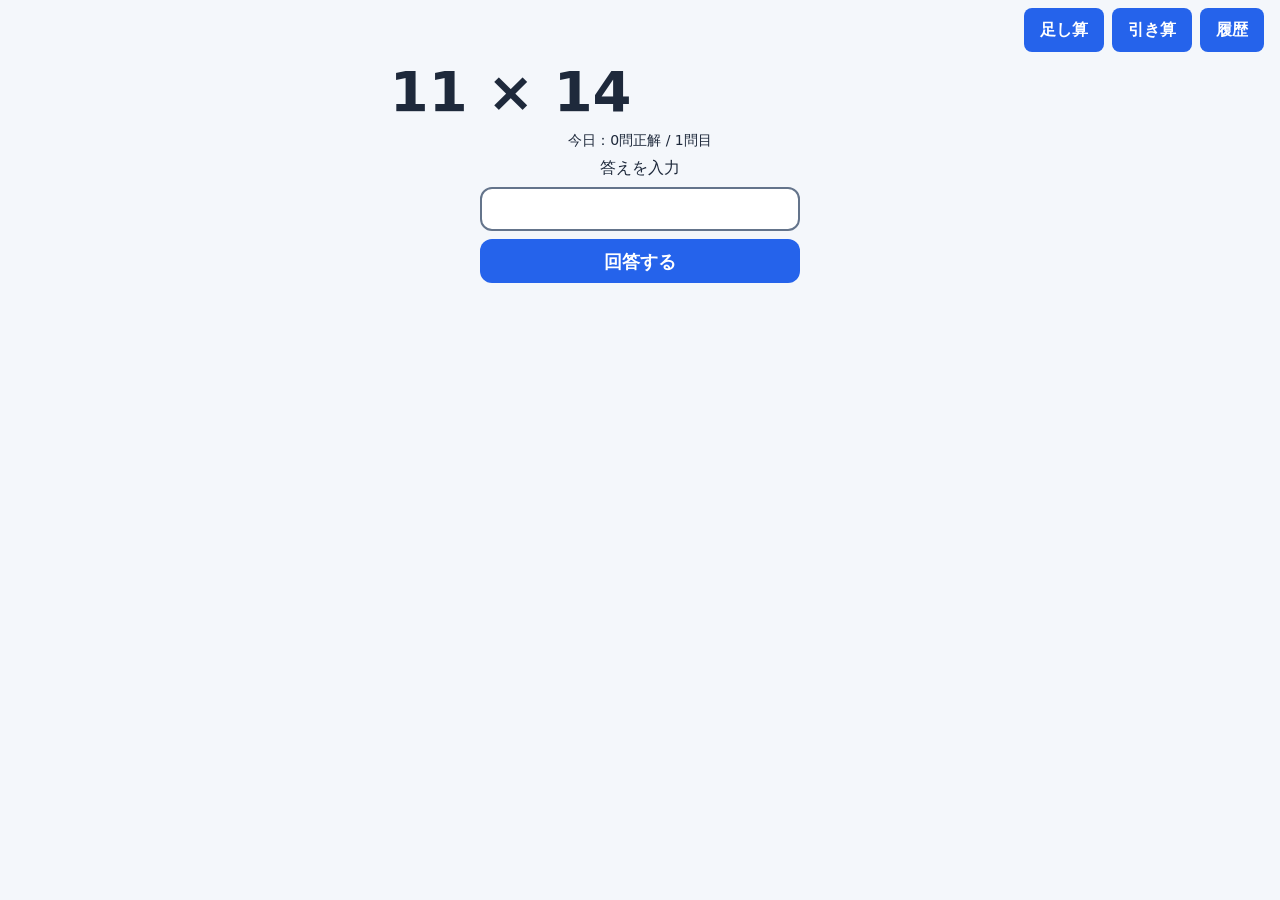
<file: index.html>
<!DOCTYPE html>
<html lang="ja">
  <head>
    <meta charset="UTF-8">
    <meta name="viewport" content="width=device-width, initial-scale=1, interactive-widget=resizes-content">
    <title>Multiplication Practice</title>
    <link rel="stylesheet" href="style.css?v=8">
  </head>

  <body class="practice-page">
    <nav class="page-nav" aria-label="練習メニュー"><a class="nav-button" href="addition.html">足し算</a> <a class="nav-button" href="subtraction.html">引き算</a> <a class="nav-button" href="history.html">履歴</a></nav>
    <div id="question">
      <span id="expression"></span>
      <span id="answer" aria-live="polite"></span>
    </div>
    <p id="daily-progress" role="status"></p>
    <form id="answer-form" novalidate>
      <label for="answer-input">答えを入力</label>
      <input id="answer-input" type="text" inputmode="numeric" autocomplete="off" aria-describedby="result">
      <button id="button" type="submit">回答する</button>
      <p id="result" role="status"></p>
    </form>
    <p id="storage-status" role="status"></p>


    <script src="script.js?v=7"></script>

  </body>
</html>
</file>
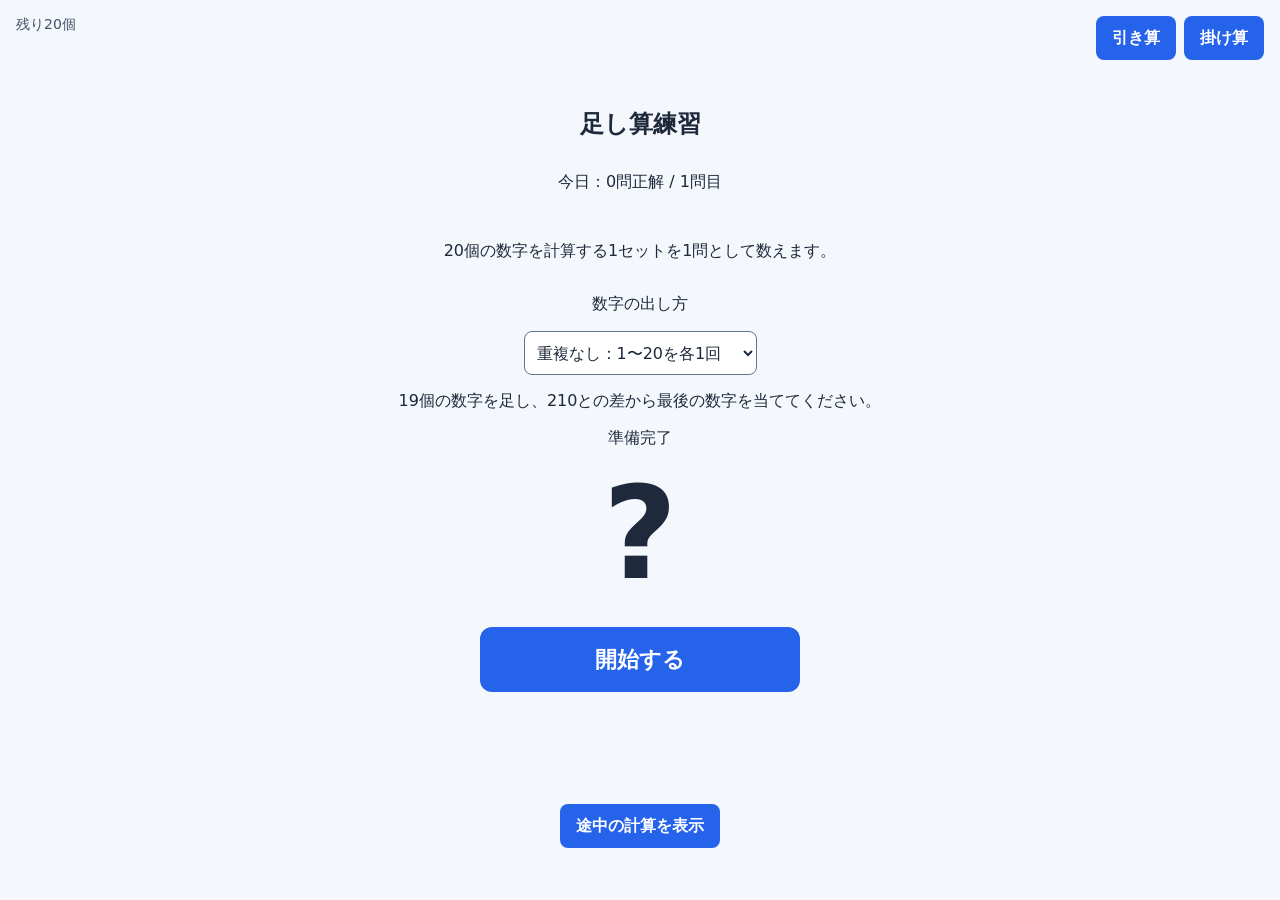
<file: addition.html>
<!DOCTYPE html>
<html lang="ja">
  <head>
    <meta charset="UTF-8">
    <meta name="viewport" content="width=device-width, initial-scale=1">
    <title>足し算練習</title>
    <link rel="stylesheet" href="style.css?v=8">
  </head>
  <body class="addition-page">
    <nav class="page-nav"><a class="nav-button" href="subtraction.html">引き算</a><a class="nav-button" href="index.html">掛け算</a></nav>
    <p id="remaining" class="remaining" role="status">残り20個</p>
    <main class="addition-main">
      <h1>足し算練習</h1>
      <p id="daily-progress" role="status"></p>
      <p>20個の数字を計算する1セットを1問として数えます。</p>
      <label for="addition-mode">数字の出し方</label>
      <select id="addition-mode">
        <option value="unique">重複なし：1〜20を各1回</option>
        <option value="repeat">重複あり：1〜20から20回</option>
      </select>
      <p id="addition-guide">開始して、表示される20個の数字を順番に足してください。</p>
      <div id="addition-display" aria-live="polite" aria-atomic="true">
        <span id="number-label">準備完了</span>
        <strong id="current-number">?</strong>
      </div>
      <button id="button" type="button">開始する</button>
      <form id="total-form" hidden novalidate>
        <label for="total-input">最後の答え</label>
        <input id="total-input" type="text" inputmode="numeric" autocomplete="off" aria-describedby="total-result">
        <button class="nav-button" type="submit">回答する</button>
      </form>
      <p id="total-result" role="status"></p>
      <p id="save-status" role="status"></p>
      <button id="calculation-toggle" class="nav-button" type="button" aria-expanded="false" aria-controls="calculation">途中の計算を表示</button>
      <section id="calculation" aria-label="表示済みの数字と合計" hidden>
        <p id="calculation-text">まだ数字を表示していません。</p>
      </section>
    </main>
    <script src="addition.js?v=4"></script>
  </body>
</html>
</file>
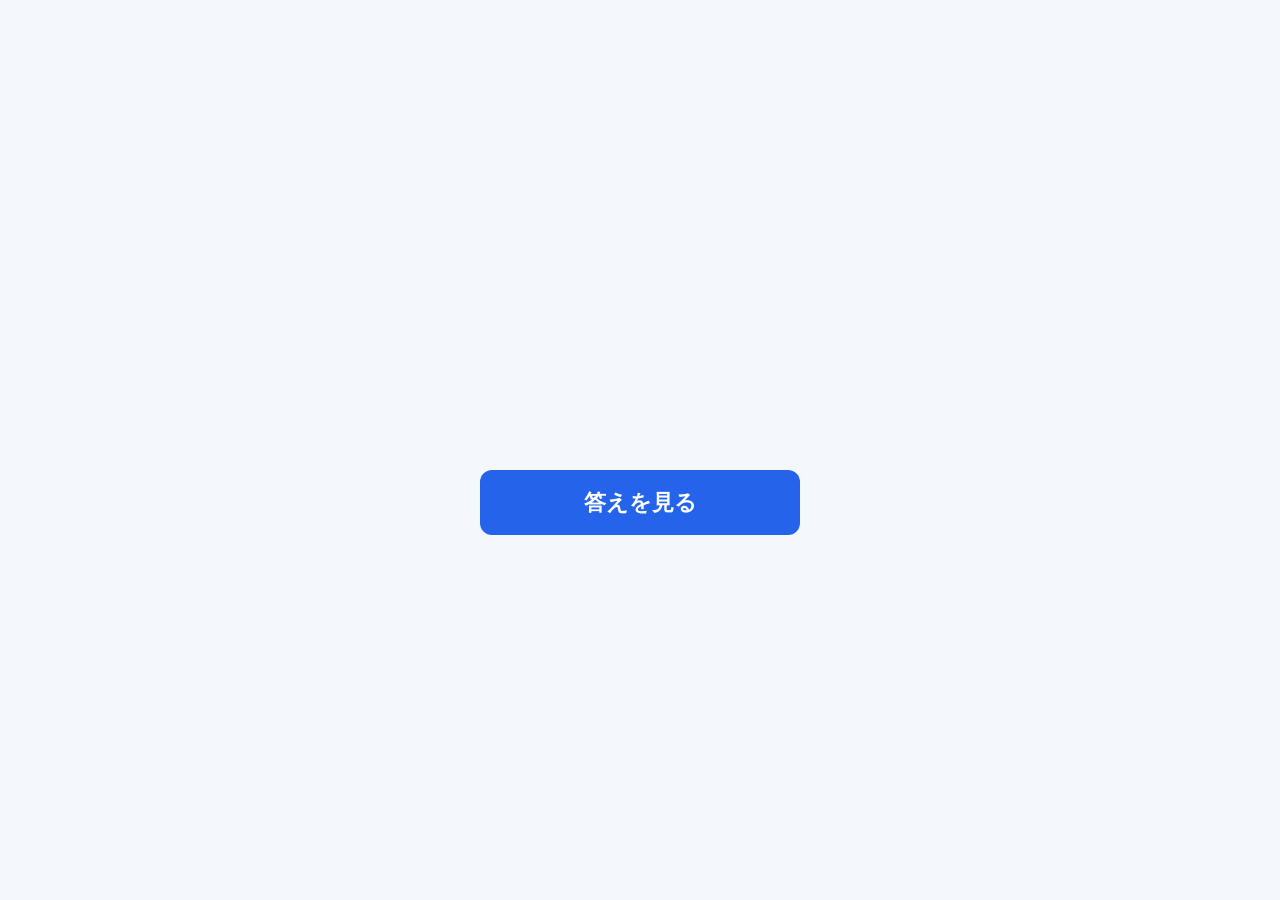
<file: calc_practice.html>
<!DOCTYPE html>
<html lang="ja">
  <head>
    <meta charset="UTF-8">
    <meta name="viewport" content="width=device-width, initial-scale=1">
    <title>Multiplication Practice</title>
    <link rel="stylesheet" href="style.css">
  </head>

  <body>
    <div id="question">
      <span id="expression"></span>
      <span id="answer" aria-live="polite"></span>
    </div>
    <button id="button">
      答えを見る
    </button>

    <script src="script.js"></script>

  </body>
</html>
</file>
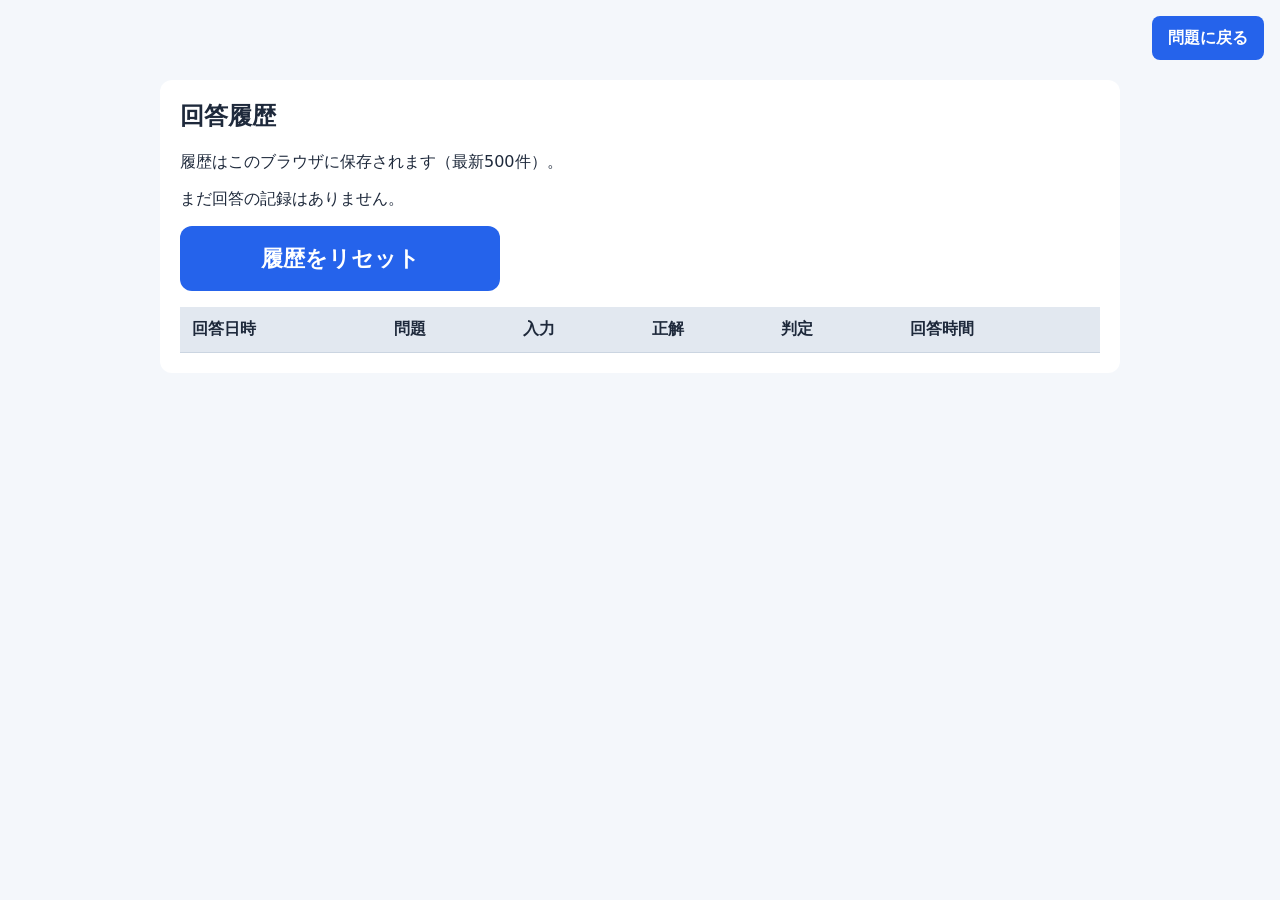
<file: history.html>
<!DOCTYPE html>
<html lang="ja">
  <head>
    <meta charset="UTF-8">
    <meta name="viewport" content="width=device-width, initial-scale=1">
    <title>History | Multiplication Practice</title>
    <link rel="stylesheet" href="style.css?v=7">
  </head>

  <body class="history-page">
    <nav class="page-nav"><a class="nav-button" href="index.html">&#21839;&#38988;&#12395;&#25147;&#12427;</a></nav>
    <p id="storage-status" role="status"></p>
    <section id="history" aria-labelledby="history-title">
      <h1 id="history-title">回答履歴</h1>
      <p>履歴はこのブラウザに保存されます（最新500件）。</p>
      <p id="summary"></p>
      <button id="history-reset" type="button">履歴をリセット</button>
      <p id="reset-status" role="status"></p>
      <div class="table-scroll" tabindex="0" role="region" aria-label="回答履歴の表">
        <table>
          <thead><tr><th scope="col">回答日時</th><th scope="col">問題</th><th scope="col">入力</th><th scope="col">正解</th><th scope="col">判定</th><th scope="col">回答時間</th></tr></thead>
          <tbody id="history-body"></tbody>
        </table>
      </div>
    </section>
    <script src="script.js?v=5"></script>
  </body>
</html>
</file>
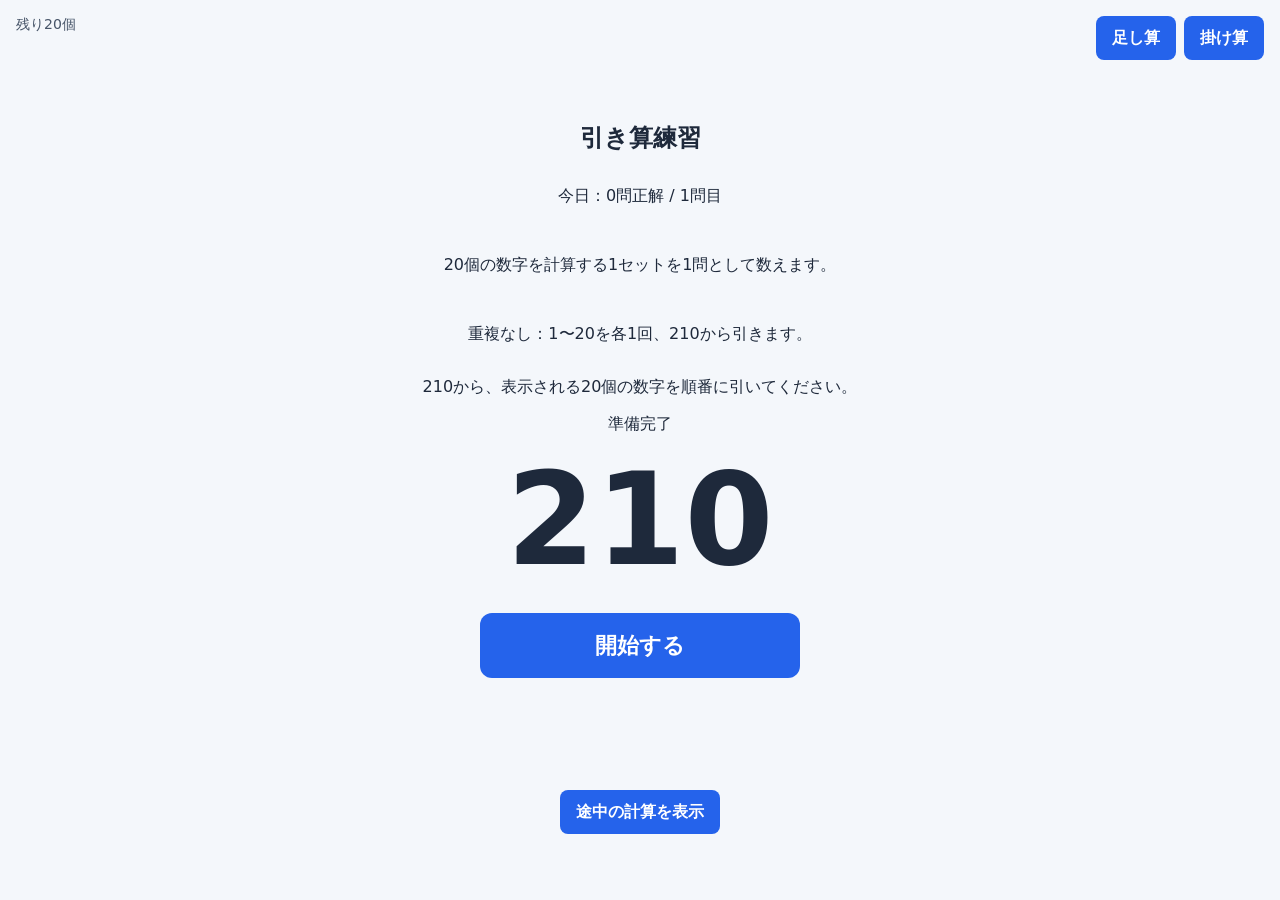
<file: subtraction.html>
<!DOCTYPE html>
<html lang="ja">
  <head>
    <meta charset="UTF-8">
    <meta name="viewport" content="width=device-width, initial-scale=1">
    <title>引き算練習</title>
    <link rel="stylesheet" href="style.css?v=8">
  </head>
  <body class="addition-page" data-operation="subtract">
    <nav class="page-nav"><a class="nav-button" href="addition.html">足し算</a><a class="nav-button" href="index.html">掛け算</a></nav>
    <p id="remaining" class="remaining" role="status">残り20個</p>
    <main class="addition-main">
      <h1>引き算練習</h1>
      <p id="daily-progress" role="status"></p>
      <p>20個の数字を計算する1セットを1問として数えます。</p>
      <p>重複なし：1〜20を各1回、210から引きます。</p>
      <p id="addition-guide">210から、表示される20個の数字を順番に引いてください。</p>
      <div id="addition-display" aria-live="polite" aria-atomic="true">
        <span id="number-label">準備完了</span>
        <strong id="current-number">210</strong>
      </div>
      <button id="button" type="button">開始する</button>
      <form id="total-form" hidden novalidate>
        <label for="total-input">最後の答え</label>
        <input id="total-input" type="text" inputmode="numeric" autocomplete="off" aria-describedby="total-result">
        <button class="nav-button" type="submit">回答する</button>
      </form>
      <p id="total-result" role="status"></p>
      <p id="save-status" role="status"></p>
      <button id="calculation-toggle" class="nav-button" type="button" aria-expanded="false" aria-controls="calculation">途中の計算を表示</button>
      <section id="calculation" aria-label="表示済みの数字と合計" hidden>
        <p id="calculation-text">まだ数字を表示していません。</p>
      </section>
    </main>
    <script src="addition.js?v=4"></script>
  </body>
</html>
</file>
<file: style.css>
* {
  box-sizing: border-box;
}

body {
  margin: 0;
  min-height: 100vh;
  min-height: 100svh;
  padding: 80px 16px 24px;
  display: flex;
  flex-direction: column;
  align-items: center;
  justify-content: center;
  gap: clamp(24px, 5vw, 48px);
  background: #f4f7fb;
  color: #1e293b;
  font-family: system-ui, sans-serif;
}

#question {
  display: grid;
  grid-template-columns: 1fr 1fr;
  column-gap: 0.3em;
  width: 100%;
  max-width: 960px;
  text-align: center;
  font-size: clamp(28px, 8vw, 80px);
  font-weight: 700;
  font-variant-numeric: tabular-nums;
  line-height: 1.4;
}

#expression {
  text-align: right;
  white-space: nowrap;
}

#answer {
  text-align: left;
  white-space: nowrap;
}

#button, .nav-button, #history-reset {
  width: 100%;
  max-width: 320px;
  min-height: 60px;
  padding: 16px 24px;
  border: none;
  border-radius: 12px;
  background: #2563eb;
  color: #fff;
  font: inherit;
  font-size: clamp(18px, 4vw, 22px);
  font-weight: 700;
  line-height: 1.5;
  cursor: pointer;
  touch-action: manipulation;
}

@media (hover: hover) {
  #button:hover, .nav-button:hover, #history-reset:hover {
    background: #1d4ed8;
  }
}

#button:active, .nav-button:active, #history-reset:active {
  background: #1e40af;
}

#button:focus-visible, .nav-button:focus-visible, #history-reset:focus-visible {
  outline: 3px solid #1e40af;
  outline-offset: 4px;
}

#answer-form {
  display: flex;
  flex-direction: column;
  align-items: center;
  gap: 12px;
  width: 100%;
  max-width: 400px;
}
#answer-input {
  width: 100%;
  max-width: 320px;
  min-height: 60px;
  padding: 12px;
  border: 2px solid #64748b;
  border-radius: 12px;
  font: inherit;
  font-size: 28px;
  text-align: center;
}
#answer-input:focus-visible {
  outline: 3px solid #2563eb;
  outline-offset: 3px;
}
#result {
  min-height: 3em;
  margin: 0;
  text-align: center;
  font-weight: 700;
}
#result[data-correct="true"] { color: #166534; }
#result[data-correct="false"], #storage-status { color: #b91c1c; }
#history {
  width: 100%;
  max-width: 960px;
  padding: 20px;
  border-radius: 12px;
  background: #fff;
}
#history h1 { margin-top: 0; }
#storage-status:empty { display: none; }
.table-scroll { max-height: 360px; overflow: auto; }
table { width: 100%; border-collapse: collapse; white-space: nowrap; }
th, td { padding: 12px; border-bottom: 1px solid #cbd5e1; text-align: left; }
th { position: sticky; top: 0; background: #e2e8f0; }
@media (max-width: 480px) {
  #history { padding: 12px; }
  th, td { padding: 10px; }
}

.page-nav { position: absolute; top: 16px; right: 16px; }
.nav-button { display: inline-flex; align-items: center; justify-content: center; width: auto; min-height: 44px; padding: 8px 16px; font-size: 16px; text-decoration: none; border-radius: 8px; }
.history-page { justify-content: flex-start; }

.page-nav { display: flex; gap: 8px; }
.remaining { position: absolute; top: 16px; left: 16px; margin: 0; font-size: 14px; color: #475569; }
.addition-main { width: 100%; max-width: 720px; display: flex; flex-direction: column; align-items: center; gap: 16px; text-align: center; }
.addition-main h1 { margin: 0; font-size: 24px; }
#addition-mode { max-width: 100%; min-height: 44px; padding: 8px; font: inherit; border: 1px solid #64748b; border-radius: 8px; background: #fff; color: #1e293b; }
#addition-guide { margin: 0; }
#addition-display { display: flex; flex-direction: column; gap: 8px; }
#current-number { font-size: clamp(72px, 20vw, 128px); line-height: 1.2; font-variant-numeric: tabular-nums; }
#calculation { width: 100%; padding: 16px; border-radius: 12px; background: #fff; overflow-wrap: anywhere; }
#calculation-text { margin: 0; line-height: 1.8; white-space: pre-line; text-align: left; font-variant-numeric: tabular-nums; }

.practice-page { min-height: 0; height: var(--practice-height, 100dvh); justify-content: flex-start; gap: 8px; padding: 8px 16px; overflow-anchor: none; }
.practice-page .page-nav { position: static; align-self: flex-end; flex-shrink: 0; }
.practice-page #question { font-size: clamp(28px, 7vw, 56px); line-height: 1.15; }
.practice-page #daily-progress { margin: 0; font-size: 14px; }
.practice-page #answer-form { gap: 8px; }
.practice-page #answer-input { min-height: 44px; height: 44px; padding: 4px 12px; font-size: 24px; }
.practice-page #button { min-height: 44px; padding: 8px 16px; font-size: 18px; }
.practice-page #result { min-height: 2.5em; font-size: 14px; }
.practice-page #storage-status { margin: 0; font-size: 14px; }
</file>
